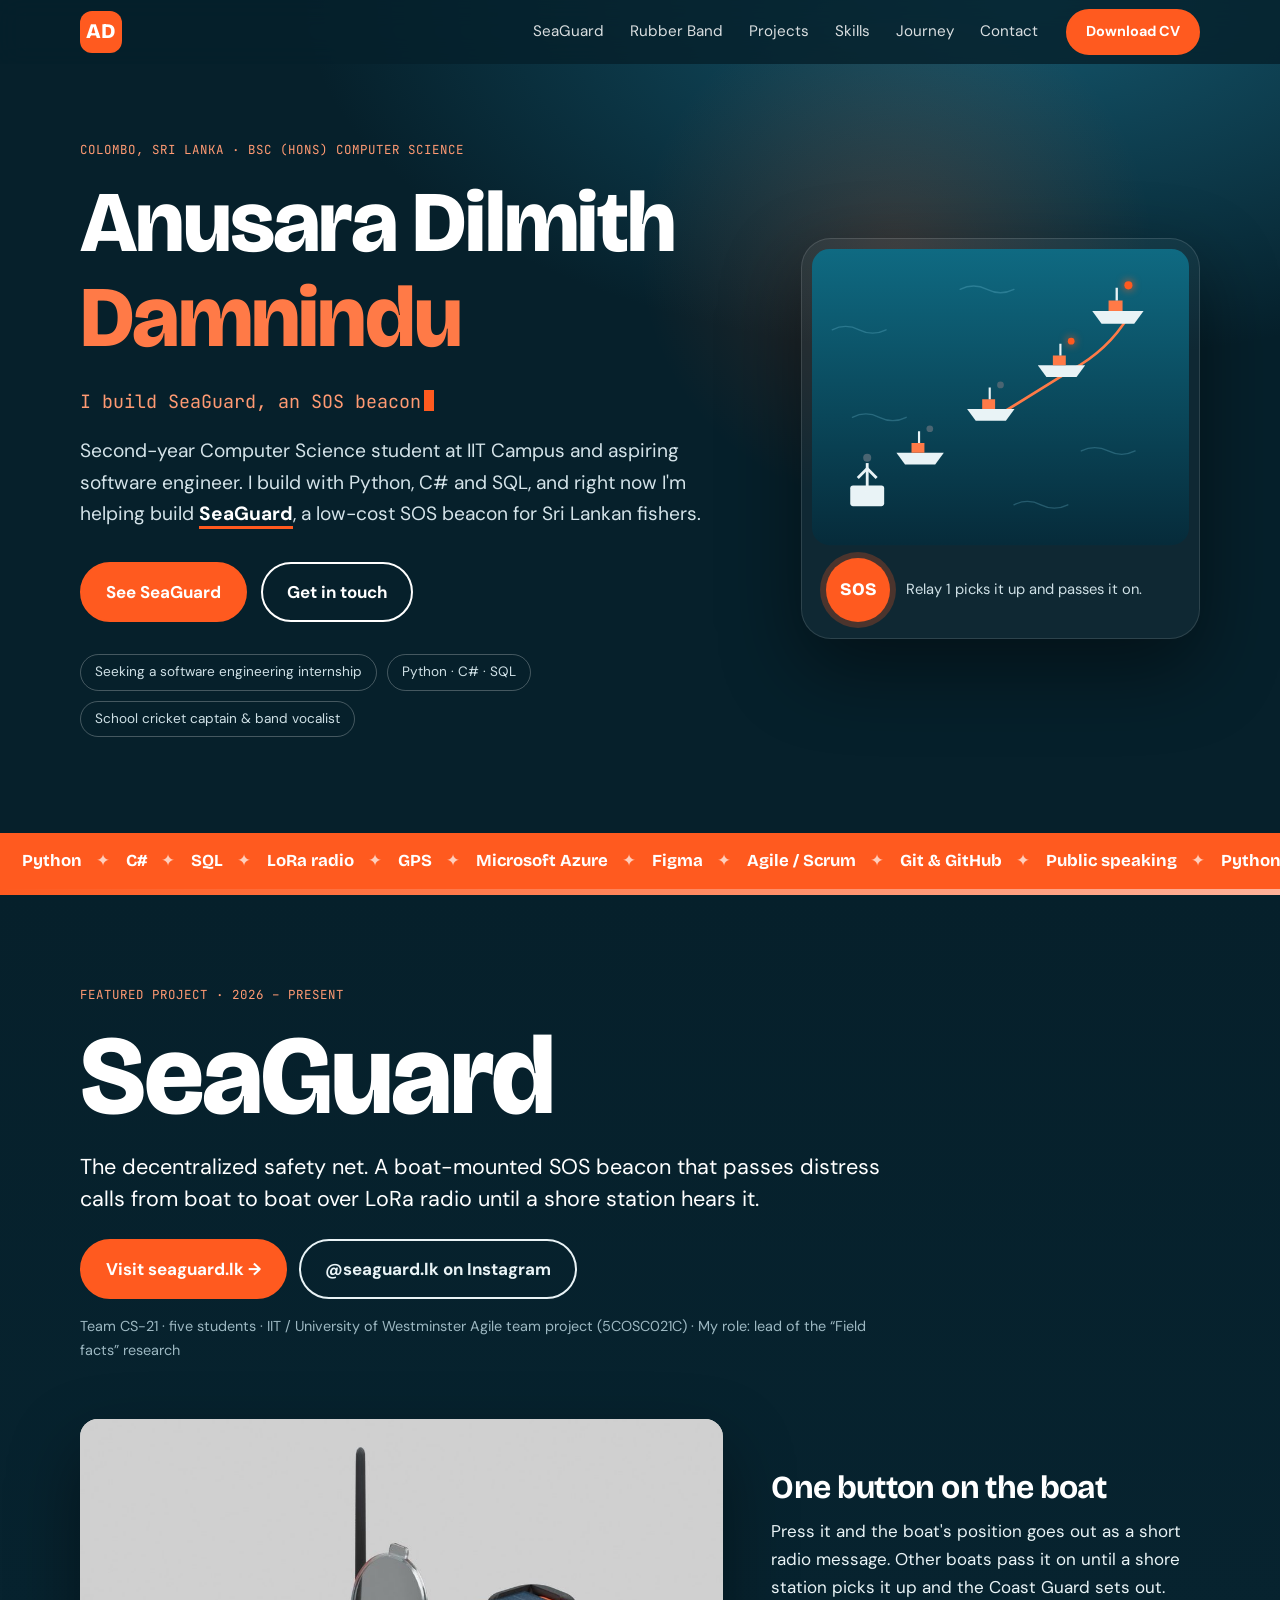
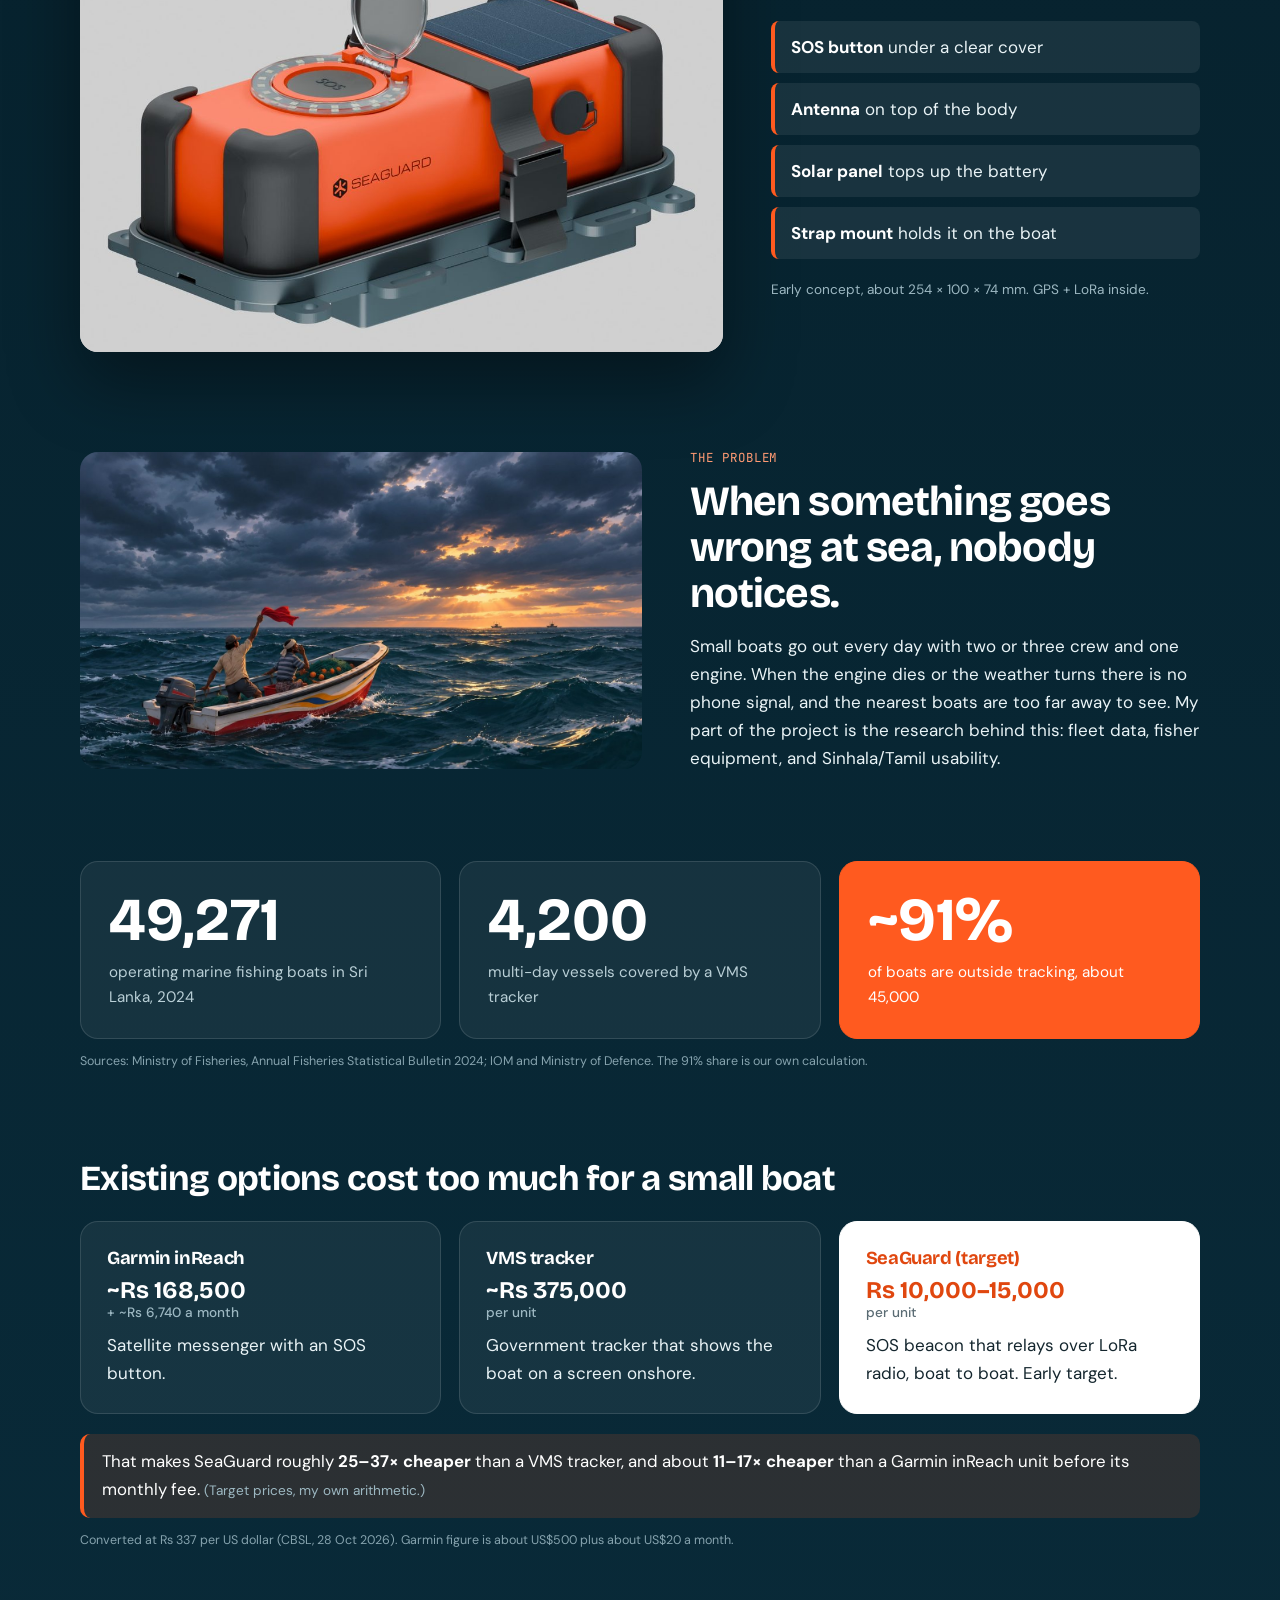
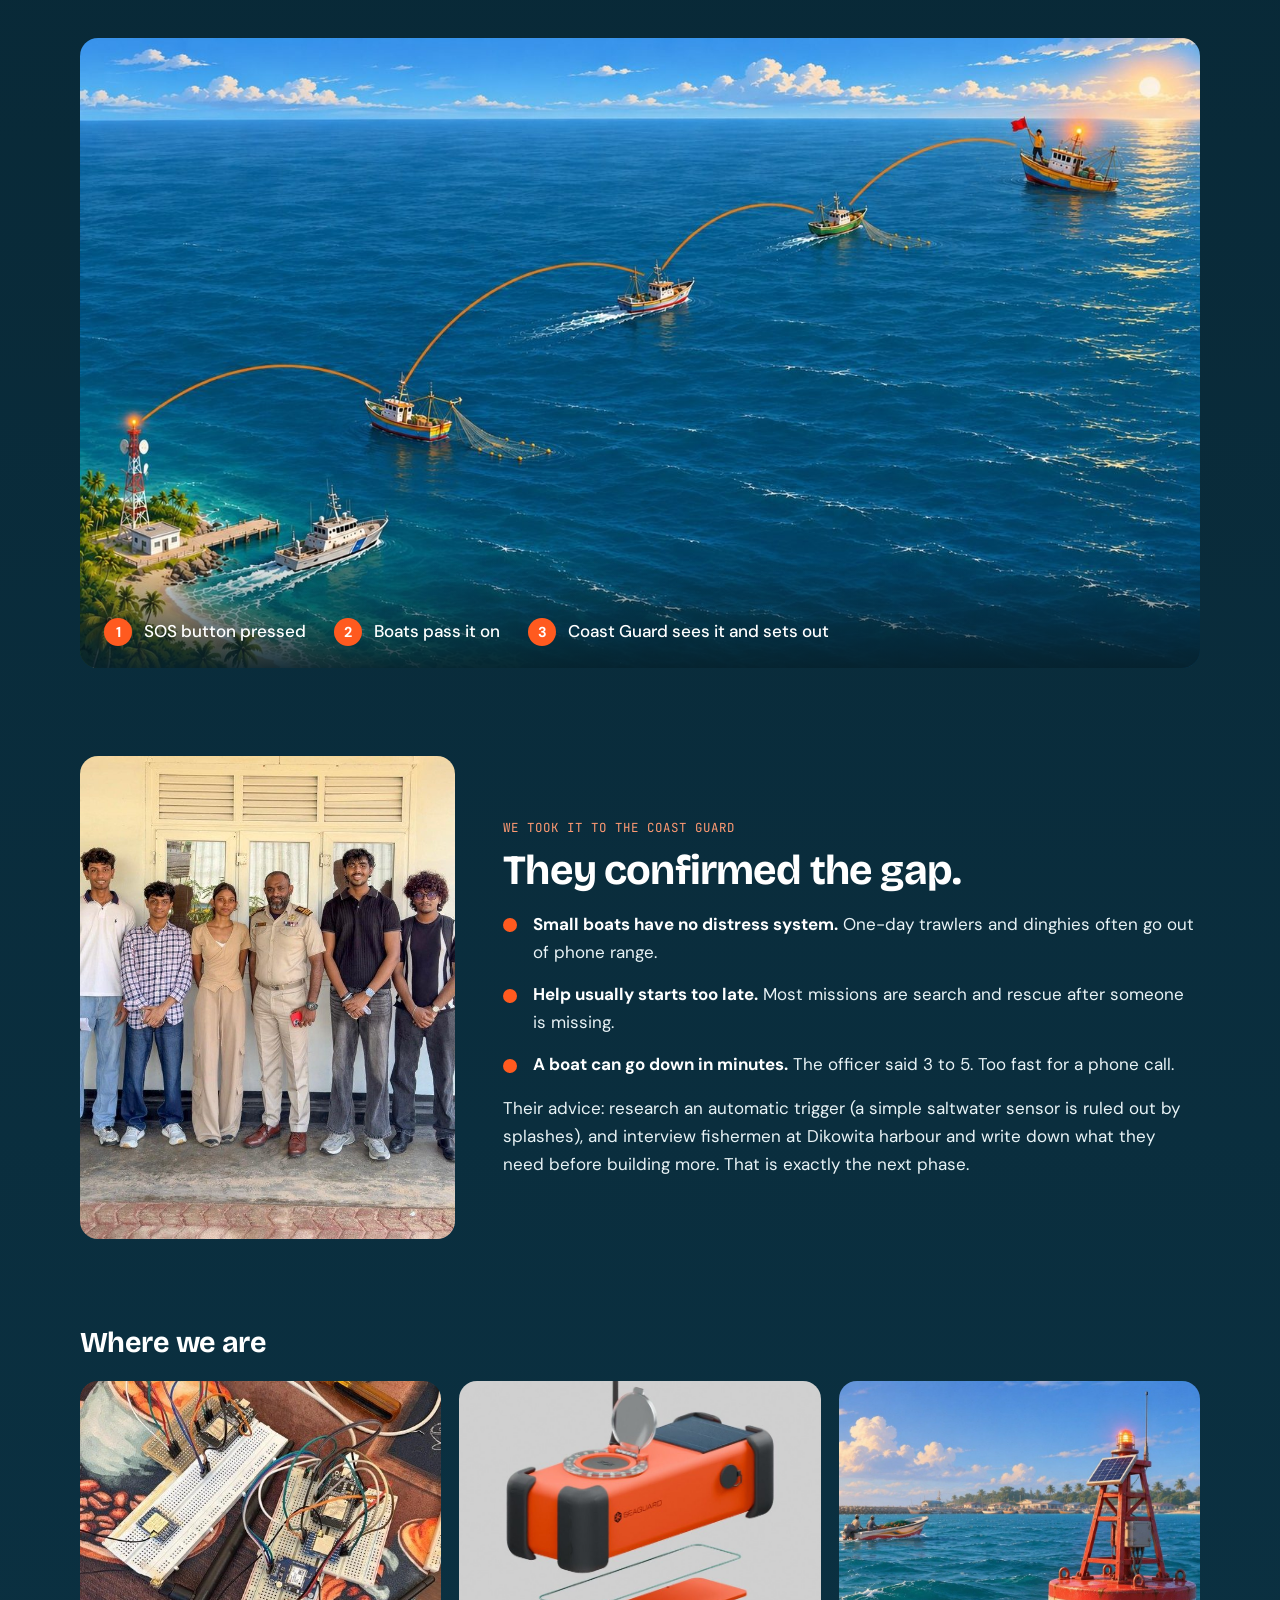
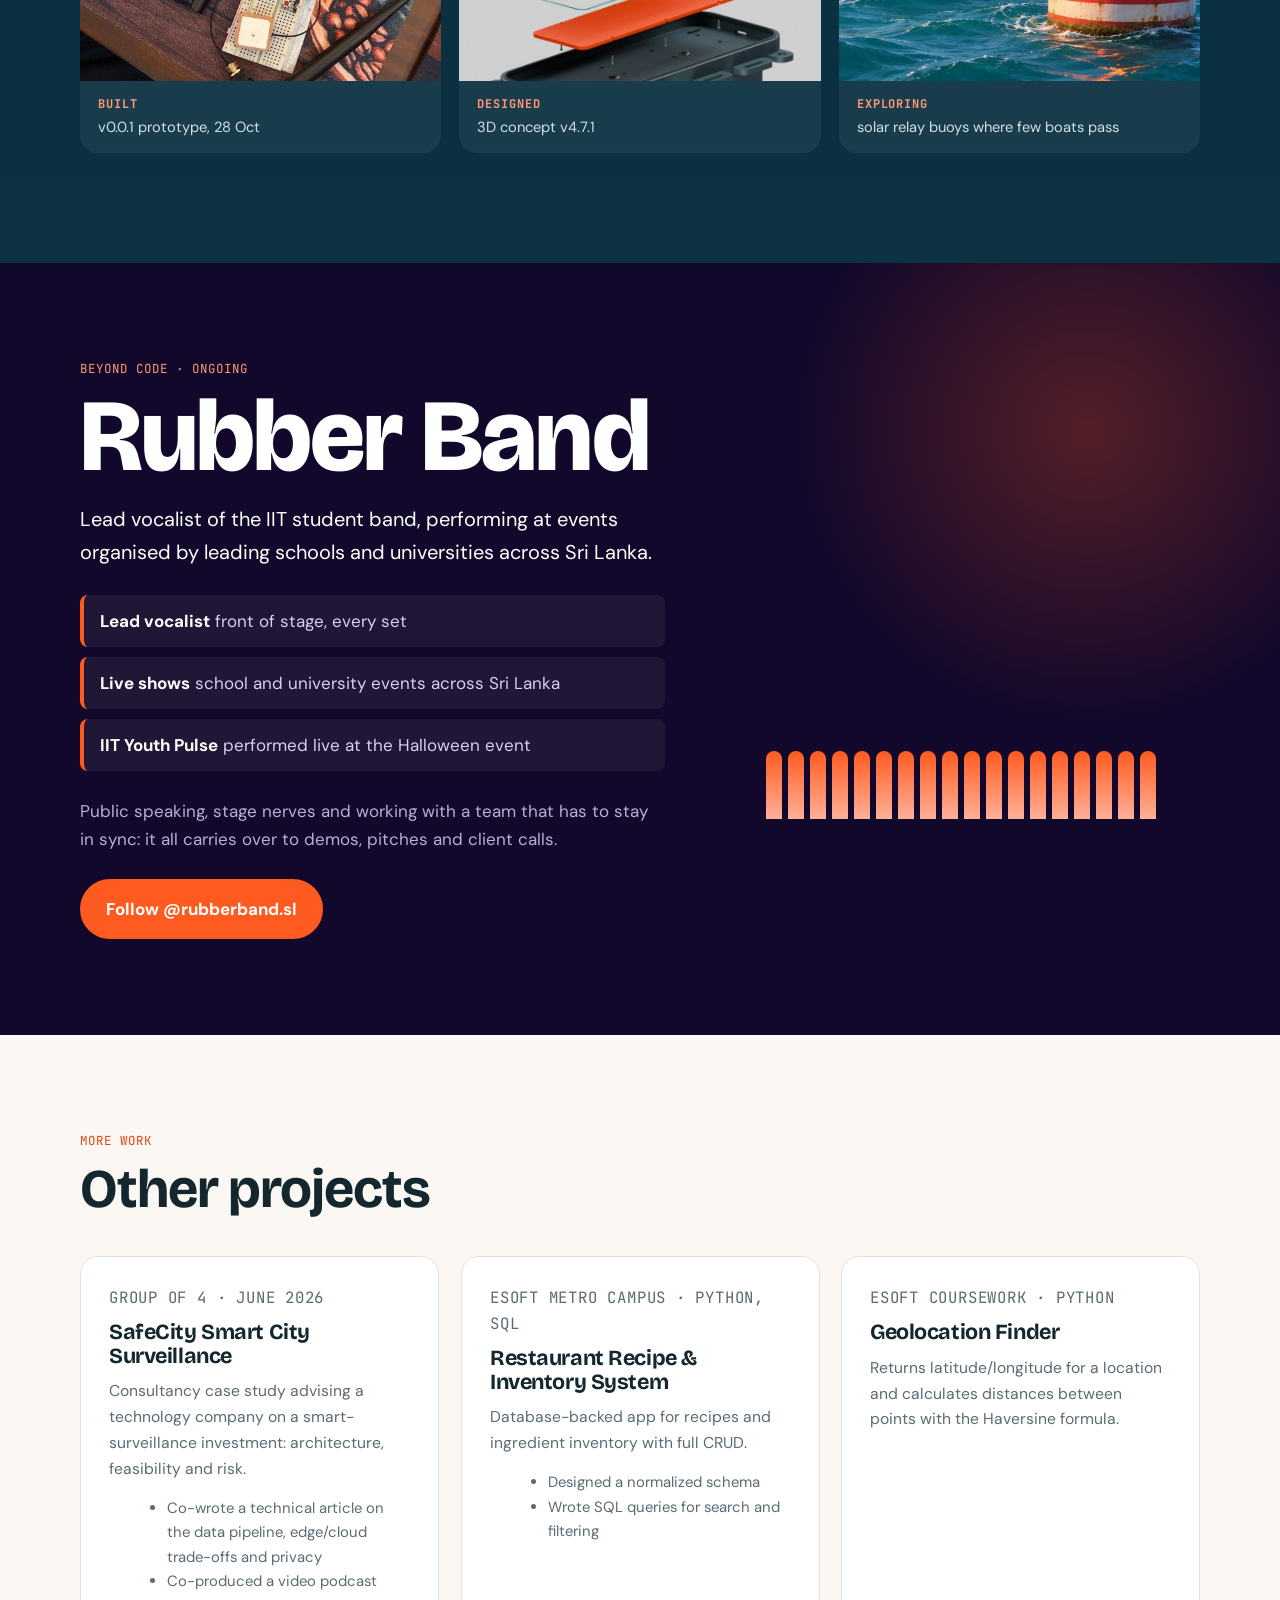
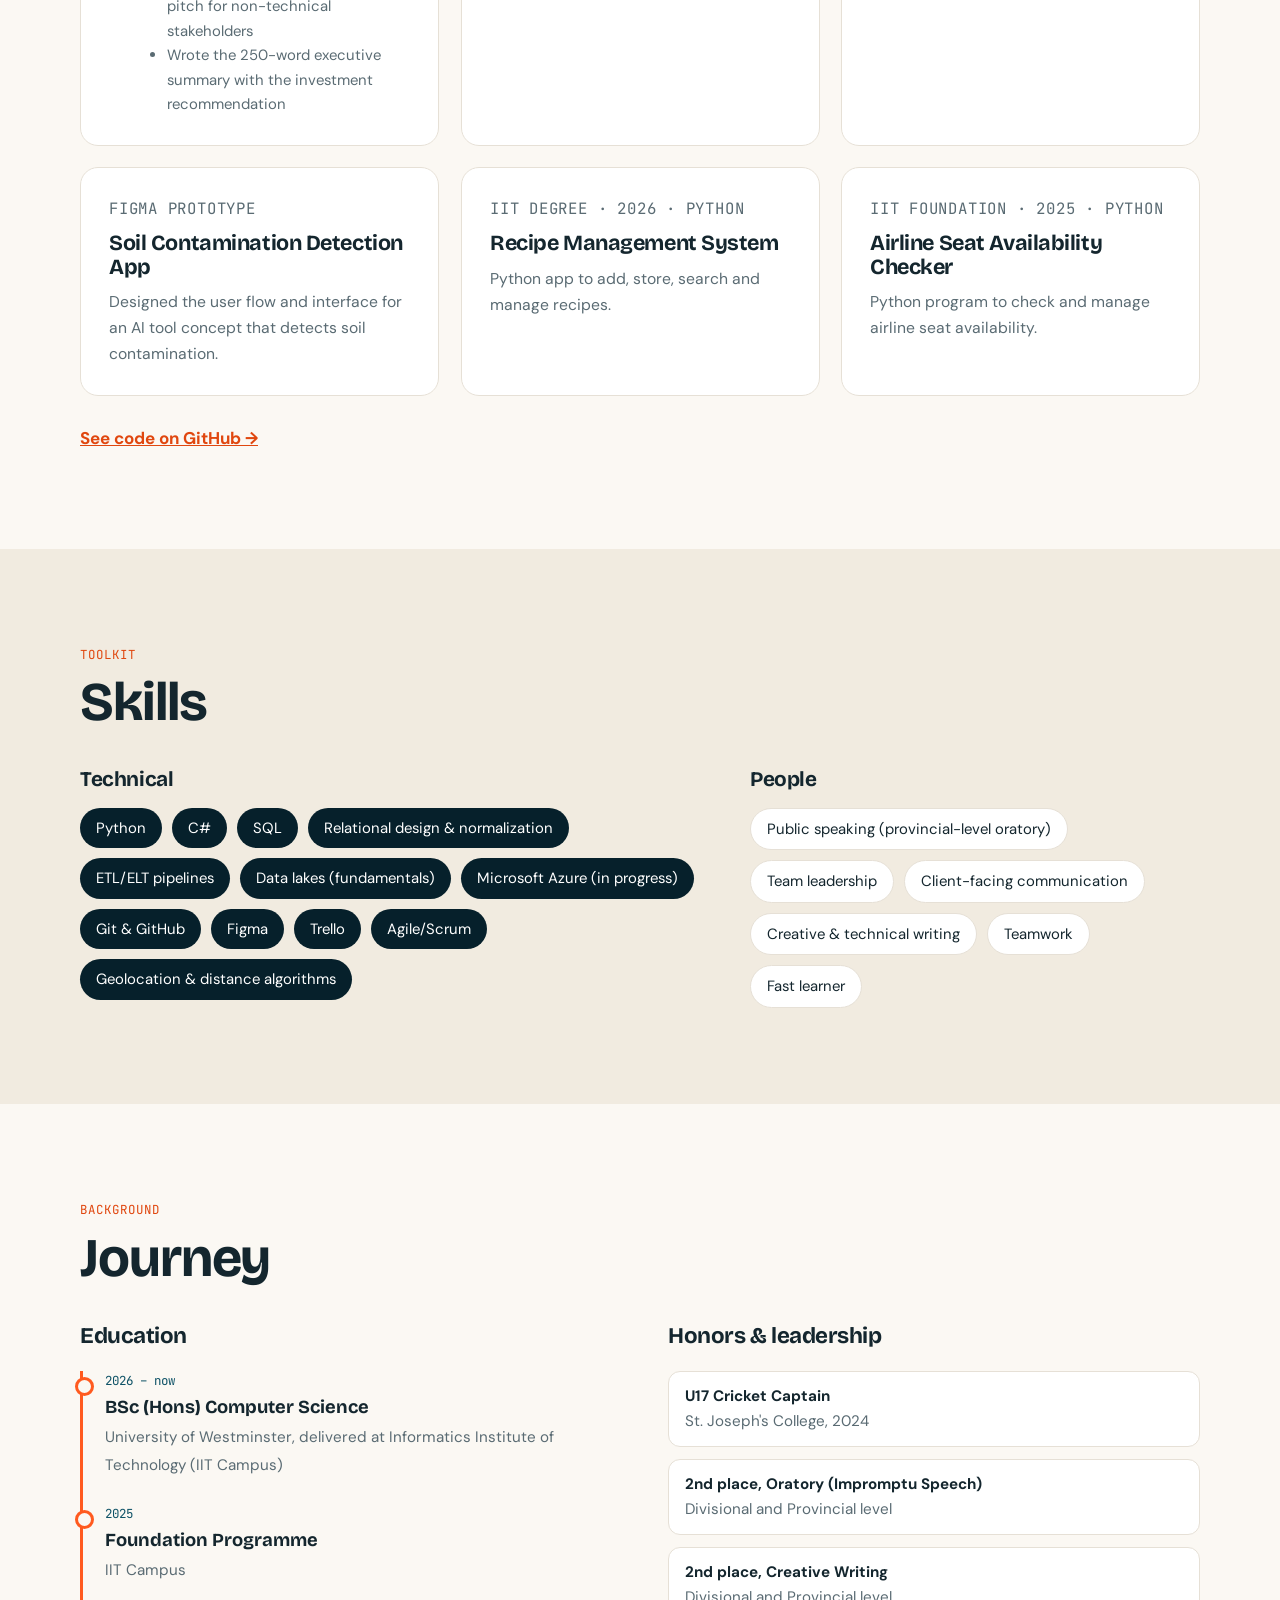
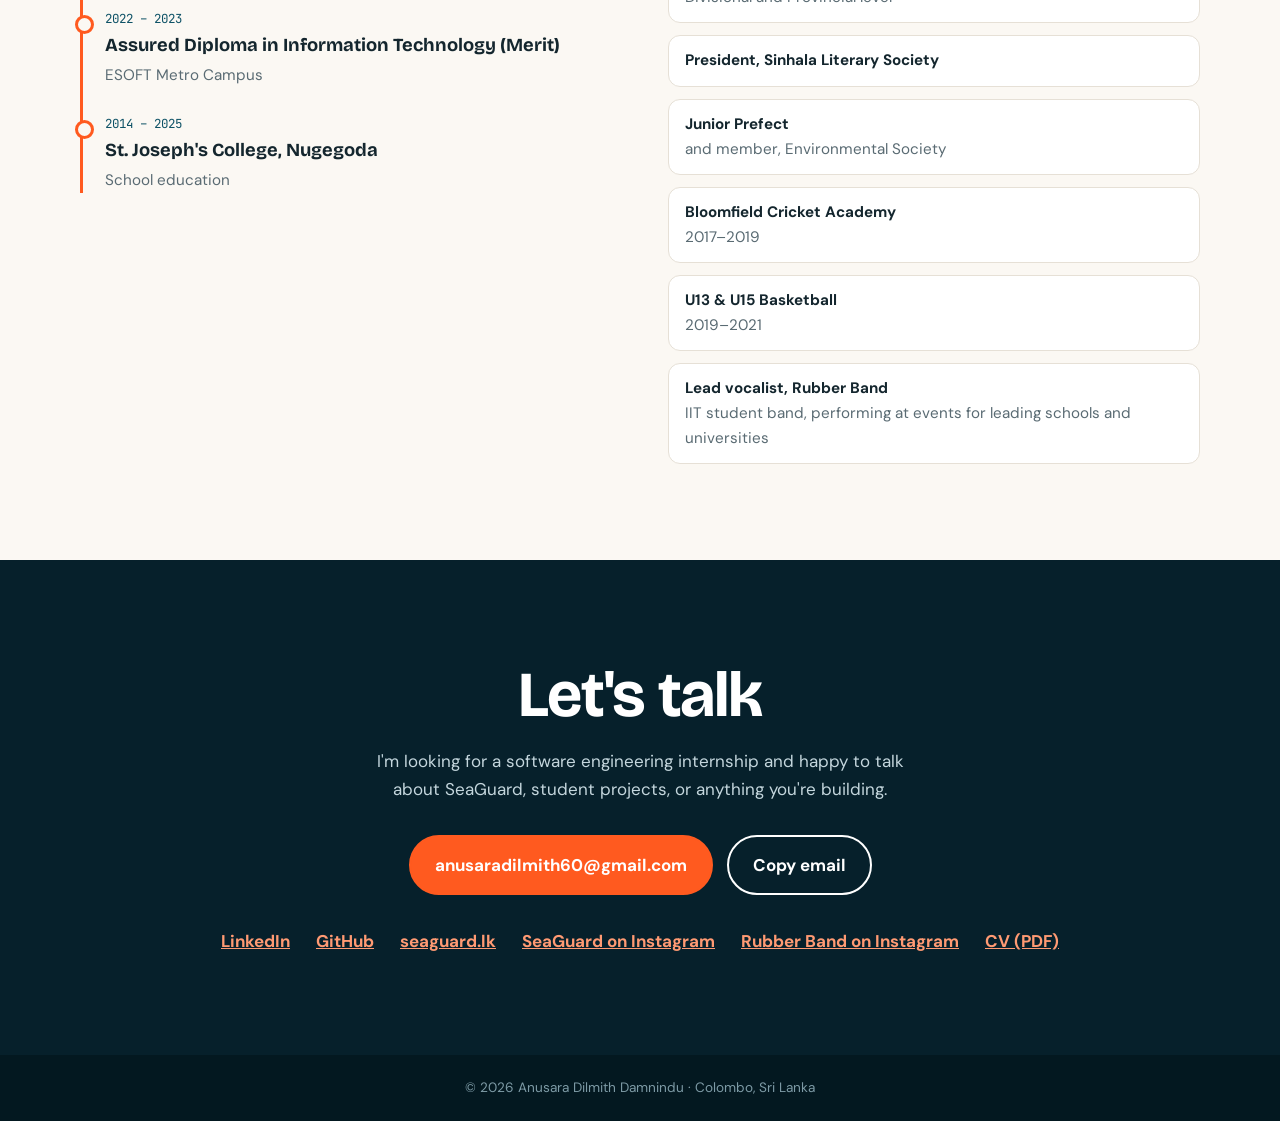
<file: index.html>
<!DOCTYPE html>
<html lang="en">
<head>
  <meta charset="UTF-8" />
  <meta name="viewport" content="width=device-width, initial-scale=1.0" />
  <title>Anusara Dilmith Damnindu | Computer Science Student &amp; Software Engineer</title>
  <meta name="description" content="Anusara Dilmith Damnindu - BSc Computer Science student at IIT Campus (University of Westminster) in Colombo, Sri Lanka. Building SeaGuard, a low-cost SOS beacon for Sri Lankan fishers. Python, C#, SQL, Azure." />
  <meta name="author" content="Anusara Dilmith Damnindu" />
  <meta name="robots" content="index, follow" />
  <meta name="theme-color" content="#06202b" />
  <meta property="og:type" content="website" />
  <meta property="og:title" content="Anusara Dilmith Damnindu | Software Engineer in the making" />
  <meta property="og:description" content="Building SeaGuard, a low-cost SOS beacon for Sri Lankan fishers. Python, C#, SQL, Azure." />
  <meta property="og:image" content="assets/img/seaguard-device.jpg" />
  <meta name="twitter:card" content="summary_large_image" />
  <link rel="icon" href="data:image/svg+xml,<svg xmlns='http://www.w3.org/2000/svg' viewBox='0 0 100 100'><rect width='100' height='100' rx='24' fill='%23ff5a1f'/><text x='50' y='66' text-anchor='middle' font-family='sans-serif' font-weight='800' font-size='46' fill='%23ffffff'>AD</text></svg>" />
  <script type="application/ld+json">
  {
    "@context": "https://schema.org",
    "@type": "Person",
    "name": "Anusara Dilmith Damnindu",
    "alternateName": "Anusara Dilmith",
    "jobTitle": "Computer Science Student & Aspiring Software Engineer",
    "address": { "@type": "PostalAddress", "addressLocality": "Colombo", "addressCountry": "LK" },
    "alumniOf": ["Informatics Institute of Technology", "University of Westminster", "St. Joseph's College, Nugegoda"],
    "knowsAbout": ["Python", "C#", "SQL", "Microsoft Azure", "Embedded systems", "UI design"],
    "sameAs": [
      "https://github.com/anusaradilmith6767",
      "https://www.linkedin.com/in/anusaradilmith-628630411"
    ]
  }
  </script>
  <link rel="preconnect" href="https://fonts.googleapis.com" />
  <link rel="preconnect" href="https://fonts.gstatic.com" crossorigin />
  <link href="https://fonts.googleapis.com/css2?family=Bricolage+Grotesque:opsz,wght@12..96,500;12..96,700;12..96,800&family=DM+Sans:wght@400;500;700&family=JetBrains+Mono:wght@500&display=swap" rel="stylesheet" />
  <link rel="stylesheet" href="css/style.css" />
</head>
<body>
  <div class="progress-bar" id="pbar"></div>
  <a class="skip" href="#main">Skip to content</a>

  <header class="nav" id="nav">
    <div class="wrap nav-in">
      <a href="#top" class="logo" aria-label="Anusara Dilmith home">AD</a>
      <nav class="links" id="links" aria-label="Main">
        <a href="#seaguard">SeaGuard</a>
        <a href="#band">Rubber Band</a>
        <a href="#projects">Projects</a>
        <a href="#skills">Skills</a>
        <a href="#journey">Journey</a>
        <a href="#contact">Contact</a>
      </nav>
      <a class="btn btn-sm" href="assets/Anusara_Dilmith_CV.pdf" download>Download CV</a>
      <button class="burger" id="burger" aria-label="Open menu" aria-expanded="false"><span></span><span></span></button>
    </div>
  </header>

  <main id="main">
    <!-- HERO -->
    <section class="hero" id="top">
      <div class="wrap hero-in">
        <div class="hero-copy">
          <p class="eyebrow">Colombo, Sri Lanka &middot; BSc (Hons) Computer Science</p>
          <h1>Anusara Dilmith <span>Damnindu</span></h1>
          <p class="roles" aria-hidden="true">I build <span id="role">apps</span><i class="caret"></i></p>
          <p class="lead">Second-year Computer Science student at IIT Campus and aspiring software engineer. I build with Python, C# and SQL, and right now I'm helping build <strong>SeaGuard</strong>, a low-cost SOS beacon for Sri Lankan fishers.</p>
          <div class="cta">
            <a class="btn" href="#seaguard">See SeaGuard</a>
            <a class="btn btn-ghost" href="#contact">Get in touch</a>
          </div>
          <ul class="chips" aria-label="Quick facts">
            <li>Seeking a software engineering internship</li>
            <li>Python &middot; C# &middot; SQL</li>
            <li>School cricket captain &amp; band vocalist</li>
          </ul>
        </div>
        <div class="hero-viz" id="viz" aria-label="Animated diagram: an SOS hops from boat to boat to a shore station">
          <svg viewBox="0 0 560 440" role="img" aria-labelledby="vt">
            <title id="vt">SOS relayed from boat to boat to a shore station</title>
            <defs>
              <linearGradient id="sea" x1="0" y1="0" x2="0" y2="1"><stop offset="0" stop-color="#0f6a82"/><stop offset="1" stop-color="#062b3a"/></linearGradient>
              <symbol id="boat" viewBox="-24 -20 48 34"><path d="M-22 2h44l-8 11h-28z" fill="#e9f3f6"/><path d="M-8 2v-9h12v9z" fill="#ff7a47"/><path d="M-1-7v-11" stroke="#e9f3f6" stroke-width="2"/></symbol>
            </defs>
            <rect width="560" height="440" rx="26" fill="url(#sea)"/>
            <g class="waves" fill="none" stroke="#7fd0e6" stroke-opacity=".25" stroke-width="2" stroke-linecap="round">
              <path d="M30 120q20-10 40 0t40 0"/><path d="M400 300q20-10 40 0t40 0"/><path d="M220 60q20-10 40 0t40 0"/><path d="M60 250q20-10 40 0t40 0"/><path d="M300 380q20-10 40 0t40 0"/>
            </g>
            <g fill="none" stroke="#ff7a47" stroke-width="4" stroke-linecap="round">
              <path class="arc" pathLength="1" d="M470 100Q440 150 385 180"/>
              <path class="arc" pathLength="1" d="M385 180Q345 205 280 245"/>
              <path class="arc" pathLength="1" d="M280 245Q235 270 175 310"/>
              <path class="arc" pathLength="1" d="M175 310Q130 335 82 366"/>
            </g>
            <g class="node" transform="translate(470 100)"><circle class="ring" r="26"/><use href="#boat" x="-26" y="-22" width="52" height="38"/><circle class="dot" r="6" cy="-30"/></g>
            <g class="node" transform="translate(385 180)"><circle class="ring" r="26"/><use href="#boat" x="-24" y="-20" width="48" height="34"/><circle class="dot" r="5" cy="-27"/></g>
            <g class="node" transform="translate(280 245)"><circle class="ring" r="26"/><use href="#boat" x="-24" y="-20" width="48" height="34"/><circle class="dot" r="5" cy="-27"/></g>
            <g class="node" transform="translate(175 310)"><circle class="ring" r="26"/><use href="#boat" x="-24" y="-20" width="48" height="34"/><circle class="dot" r="5" cy="-27"/></g>
            <g class="node shore" transform="translate(82 366)"><circle class="ring" r="30"/><rect x="-18" y="-6" width="36" height="22" rx="3" fill="#e9f3f6"/><path d="M0-6v-30" stroke="#e9f3f6" stroke-width="3"/><path d="M-10-26l10-10 10 10" fill="none" stroke="#e9f3f6" stroke-width="3"/><circle class="dot" r="6" cy="-40"/></g>
          </svg>
          <div class="viz-bar">
            <button class="sos-btn" id="sos" type="button" aria-label="Press SOS to replay the relay animation">SOS</button>
            <p id="vizStatus" aria-live="polite">Press SOS to see how SeaGuard relays a distress call.</p>
          </div>
        </div>
      </div>
    </section>

    <div class="marquee" aria-hidden="true"><div class="track"><span>Python</span><span>C#</span><span>SQL</span><span>LoRa radio</span><span>GPS</span><span>Microsoft Azure</span><span>Figma</span><span>Agile / Scrum</span><span>Git &amp; GitHub</span><span>Public speaking</span><span>Python</span><span>C#</span><span>SQL</span><span>LoRa radio</span><span>GPS</span><span>Microsoft Azure</span><span>Figma</span><span>Agile / Scrum</span><span>Git &amp; GitHub</span><span>Public speaking</span></div></div>

    <!-- SEAGUARD -->
    <section class="sg" id="seaguard">
      <div class="wrap">
        <div class="sg-head">
          <p class="tag">Featured project &middot; 2026 &ndash; present</p>
          <h2>SeaGuard</h2>
          <p class="sg-sub">The decentralized safety net. A boat-mounted SOS beacon that passes distress calls from boat to boat over LoRa radio until a shore station hears it.</p>
          <div class="sg-links">
            <a class="btn" href="https://seaguard.lk" target="_blank" rel="noopener noreferrer">Visit seaguard.lk &rarr;</a>
            <a class="btn btn-ghost" href="https://www.instagram.com/seaguard.lk/" target="_blank" rel="noopener noreferrer">@seaguard.lk on Instagram</a>
          </div>
          <p class="sg-meta">Team CS-21 &middot; five students &middot; IIT / University of Westminster Agile team project (5COSC021C) &middot; My role: lead of the &ldquo;Field facts&rdquo; research</p>
        </div>

        <div class="sg-hero">
          <div class="sg-device"><img src="assets/img/seaguard-device.jpg" width="1100" height="913" alt="SeaGuard 3D concept: an orange boat-mounted SOS beacon with solar panel, antenna and covered SOS button" /></div>
          <div class="sg-parts">
            <h3>One button on the boat</h3>
            <p>Press it and the boat's position goes out as a short radio message. Other boats pass it on until a shore station picks it up and the Coast Guard sets out.</p>
            <ul class="parts">
              <li><b>SOS button</b> under a clear cover</li>
              <li><b>Antenna</b> on top of the body</li>
              <li><b>Solar panel</b> tops up the battery</li>
              <li><b>Strap mount</b> holds it on the boat</li>
            </ul>
            <p class="small">Early concept, about 254 &times; 100 &times; 74 mm. GPS + LoRa inside.</p>
          </div>
        </div>

        <div class="story">
          <figure class="story-img"><img src="assets/img/seaguard-storm.jpg" width="1400" height="788" alt="A small fishing boat in rough seas under dark storm clouds" loading="lazy" /></figure>
          <div class="story-text">
            <p class="tag">The problem</p>
            <h3>When something goes wrong at sea, nobody notices.</h3>
            <p>Small boats go out every day with two or three crew and one engine. When the engine dies or the weather turns there is no phone signal, and the nearest boats are too far away to see. My part of the project is the research behind this: fleet data, fisher equipment, and Sinhala/Tamil usability.</p>
          </div>
        </div>

        <div class="stats" role="list">
          <div class="stat" role="listitem"><strong data-count="49271">49,271</strong><span>operating marine fishing boats in Sri Lanka, 2024</span></div>
          <div class="stat" role="listitem"><strong data-count="4200">4,200</strong><span>multi-day vessels covered by a VMS tracker</span></div>
          <div class="stat hot" role="listitem"><strong data-count="91" data-prefix="~" data-suffix="%">~91%</strong><span>of boats are outside tracking, about 45,000</span></div>
        </div>
        <p class="src">Sources: Ministry of Fisheries, Annual Fisheries Statistical Bulletin 2024; IOM and Ministry of Defence. The 91% share is our own calculation.</p>

        <div class="cost">
          <h3>Existing options cost too much for a small boat</h3>
          <div class="cost-grid">
            <div class="cost-card"><h4>Garmin inReach</h4><p class="price">~Rs 168,500 <small>+ ~Rs 6,740 a month</small></p><p>Satellite messenger with an SOS button.</p></div>
            <div class="cost-card"><h4>VMS tracker</h4><p class="price">~Rs 375,000 <small>per unit</small></p><p>Government tracker that shows the boat on a screen onshore.</p></div>
            <div class="cost-card best"><h4>SeaGuard (target)</h4><p class="price">Rs 10,000&ndash;15,000 <small>per unit</small></p><p>SOS beacon that relays over LoRa radio, boat to boat. Early target.</p></div>
          </div>
          <p class="callout">That makes SeaGuard roughly <b>25&ndash;37&times; cheaper</b> than a VMS tracker, and about <b>11&ndash;17&times; cheaper</b> than a Garmin inReach unit before its monthly fee. <span>(Target prices, my own arithmetic.)</span></p>
          <p class="src">Converted at Rs 337 per US dollar (CBSL, 28 Oct 2026). Garmin figure is about US$500 plus about US$20 a month.</p>
        </div>

        <figure class="relay">
          <img src="assets/img/seaguard-relay.jpg" width="1500" height="844" alt="Illustration of an SOS relayed from boat to boat to a shore station and a Coast Guard patrol boat" loading="lazy" />
          <figcaption>
            <ol>
              <li><b>1</b> SOS button pressed</li>
              <li><b>2</b> Boats pass it on</li>
              <li><b>3</b> Coast Guard sees it and sets out</li>
            </ol>
          </figcaption>
        </figure>

        <div class="story rev">
          <figure class="story-img portrait"><img src="assets/img/seaguard-coastguard.jpg" width="640" height="824" alt="The SeaGuard team standing with a Sri Lanka Coast Guard officer" loading="lazy" /></figure>
          <div class="story-text">
            <p class="tag">We took it to the Coast Guard</p>
            <h3>They confirmed the gap.</h3>
            <ul class="ticks">
              <li><b>Small boats have no distress system.</b> One-day trawlers and dinghies often go out of phone range.</li>
              <li><b>Help usually starts too late.</b> Most missions are search and rescue after someone is missing.</li>
              <li><b>A boat can go down in minutes.</b> The officer said 3 to 5. Too fast for a phone call.</li>
            </ul>
            <p>Their advice: research an automatic trigger (a simple saltwater sensor is ruled out by splashes), and interview fishermen at Dikowita harbour and write down what they need before building more. That is exactly the next phase.</p>
          </div>
        </div>

        <div class="progress">
          <h3>Where we are</h3>
          <div class="prog-grid">
            <figure><img src="assets/img/seaguard-prototype.jpg" width="540" height="680" alt="Breadboard prototype with GPS and LoRa modules wired to a microcontroller" loading="lazy" /><figcaption><b>Built</b> v0.0.1 prototype, 28 Oct</figcaption></figure>
            <figure><img src="assets/img/seaguard-exploded.jpg" width="800" height="984" alt="Exploded view of the SeaGuard enclosure" loading="lazy" /><figcaption><b>Designed</b> 3D concept v4.7.1</figcaption></figure>
            <figure><img src="assets/img/seaguard-buoy.jpg" width="1034" height="824" alt="Concept of a solar-powered relay buoy near fishing boats" loading="lazy" /><figcaption><b>Exploring</b> solar relay buoys where few boats pass</figcaption></figure>
          </div>
        </div>
      </div>
    </section>

    <!-- RUBBER BAND -->
    <section class="band" id="band">
      <div class="wrap band-in">
        <div class="band-copy">
          <p class="tag">Beyond code &middot; ongoing</p>
          <h2>Rubber Band</h2>
          <p class="band-sub">Lead vocalist of the IIT student band, performing at events organised by leading schools and universities across Sri Lanka.</p>
          <ul class="band-facts">
            <li><b>Lead vocalist</b> front of stage, every set</li>
            <li><b>Live shows</b> school and university events across Sri Lanka</li>
            <li><b>IIT Youth Pulse</b> performed live at the Halloween event</li>
          </ul>
          <p class="band-why">Public speaking, stage nerves and working with a team that has to stay in sync: it all carries over to demos, pitches and client calls.</p>
          <a class="btn" href="https://www.instagram.com/rubberband.sl/" target="_blank" rel="noopener noreferrer">Follow @rubberband.sl</a>
        </div>
        <div class="eq" id="eq" aria-hidden="true"></div>
      </div>
    </section>

    <!-- PROJECTS -->
    <section class="sec" id="projects">
      <div class="wrap">
        <p class="tag">More work</p>
        <h2>Other projects</h2>
        <div class="grid">
          <article class="card">
            <p class="meta">Group of 4 &middot; June 2026</p>
            <h3>SafeCity Smart City Surveillance</h3>
            <p>Consultancy case study advising a technology company on a smart-surveillance investment: architecture, feasibility and risk.</p>
            <ul><li>Co-wrote a technical article on the data pipeline, edge/cloud trade-offs and privacy</li><li>Co-produced a video podcast pitch for non-technical stakeholders</li><li>Wrote the 250-word executive summary with the investment recommendation</li></ul>
          </article>
          <article class="card">
            <p class="meta">ESOFT Metro Campus &middot; Python, SQL</p>
            <h3>Restaurant Recipe &amp; Inventory System</h3>
            <p>Database-backed app for recipes and ingredient inventory with full CRUD.</p>
            <ul><li>Designed a normalized schema</li><li>Wrote SQL queries for search and filtering</li></ul>
          </article>
          <article class="card">
            <p class="meta">ESOFT Coursework &middot; Python</p>
            <h3>Geolocation Finder</h3>
            <p>Returns latitude/longitude for a location and calculates distances between points with the Haversine formula.</p>
          </article>
          <article class="card">
            <p class="meta">Figma prototype</p>
            <h3>Soil Contamination Detection App</h3>
            <p>Designed the user flow and interface for an AI tool concept that detects soil contamination.</p>
          </article>
          <article class="card">
            <p class="meta">IIT Degree &middot; 2026 &middot; Python</p>
            <h3>Recipe Management System</h3>
            <p>Python app to add, store, search and manage recipes.</p>
          </article>
          <article class="card">
            <p class="meta">IIT Foundation &middot; 2025 &middot; Python</p>
            <h3>Airline Seat Availability Checker</h3>
            <p>Python program to check and manage airline seat availability.</p>
          </article>
        </div>
        <p class="more"><a href="https://github.com/anusaradilmith6767" target="_blank" rel="noopener noreferrer">See code on GitHub &rarr;</a></p>
      </div>
    </section>

    <!-- SKILLS -->
    <section class="sec alt" id="skills">
      <div class="wrap">
        <p class="tag">Toolkit</p>
        <h2>Skills</h2>
        <div class="skills">
          <div><h3>Technical</h3>
            <ul class="pills">
              <li>Python</li><li>C#</li><li>SQL</li><li>Relational design &amp; normalization</li><li>ETL/ELT pipelines</li><li>Data lakes (fundamentals)</li><li>Microsoft Azure (in progress)</li><li>Git &amp; GitHub</li><li>Figma</li><li>Trello</li><li>Agile/Scrum</li><li>Geolocation &amp; distance algorithms</li>
            </ul>
          </div>
          <div><h3>People</h3>
            <ul class="pills soft">
              <li>Public speaking (provincial-level oratory)</li><li>Team leadership</li><li>Client-facing communication</li><li>Creative &amp; technical writing</li><li>Teamwork</li><li>Fast learner</li>
            </ul>
          </div>
        </div>
      </div>
    </section>

    <!-- JOURNEY -->
    <section class="sec" id="journey">
      <div class="wrap">
        <p class="tag">Background</p>
        <h2>Journey</h2>
        <div class="two">
          <div>
            <h3 class="col-h">Education</h3>
            <ol class="timeline">
              <li><time>2026 &ndash; now</time><b>BSc (Hons) Computer Science</b><span>University of Westminster, delivered at Informatics Institute of Technology (IIT Campus)</span></li>
              <li><time>2025</time><b>Foundation Programme</b><span>IIT Campus</span></li>
              <li><time>2022 &ndash; 2023</time><b>Assured Diploma in Information Technology (Merit)</b><span>ESOFT Metro Campus</span></li>
              <li><time>2014 &ndash; 2025</time><b>St. Joseph's College, Nugegoda</b><span>School education</span></li>
            </ol>
          </div>
          <div>
            <h3 class="col-h">Honors &amp; leadership</h3>
            <ul class="honors">
              <li><b>U17 Cricket Captain</b> St. Joseph's College, 2024</li>
              <li><b>2nd place, Oratory (Impromptu Speech)</b> Divisional and Provincial level</li>
              <li><b>2nd place, Creative Writing</b> Divisional and Provincial level</li>
              <li><b>President, Sinhala Literary Society</b></li>
              <li><b>Junior Prefect</b> and member, Environmental Society</li>
              <li><b>Bloomfield Cricket Academy</b> 2017&ndash;2019</li>
              <li><b>U13 &amp; U15 Basketball</b> 2019&ndash;2021</li>
              <li><b>Lead vocalist, Rubber Band</b> IIT student band, performing at events for leading schools and universities</li>
            </ul>
          </div>
        </div>
      </div>
    </section>

    <!-- CONTACT -->
    <section class="contact" id="contact">
      <div class="wrap">
        <h2>Let's talk</h2>
        <p>I'm looking for a software engineering internship and happy to talk about SeaGuard, student projects, or anything you're building.</p>
        <div class="cta center">
          <a class="btn" href="mailto:anusaradilmith60@gmail.com">anusaradilmith60@gmail.com</a>
          <button class="btn btn-ghost" id="copy" type="button">Copy email</button>
        </div>
        <ul class="social">
          <li><a href="https://www.linkedin.com/in/anusaradilmith-628630411" target="_blank" rel="noopener noreferrer">LinkedIn</a></li>
          <li><a href="https://github.com/anusaradilmith6767" target="_blank" rel="noopener noreferrer">GitHub</a></li>
          <li><a href="https://seaguard.lk" target="_blank" rel="noopener noreferrer">seaguard.lk</a></li>
          <li><a href="https://www.instagram.com/seaguard.lk/" target="_blank" rel="noopener noreferrer">SeaGuard on Instagram</a></li>
          <li><a href="https://www.instagram.com/rubberband.sl/" target="_blank" rel="noopener noreferrer">Rubber Band on Instagram</a></li>
          <li><a href="assets/Anusara_Dilmith_CV.pdf" download>CV (PDF)</a></li>
        </ul>
      </div>
    </section>
  </main>

  <footer class="foot"><div class="wrap">&copy; <span id="yr">2026</span> Anusara Dilmith Damnindu &middot; Colombo, Sri Lanka</div></footer>
  <div class="toast" id="toast" role="status" aria-live="polite"></div>
  <script src="js/main.js"></script>
</body>
</html>
</file>
<file: css/style.css>
:root{
  --ink:#06202b; --ink2:#0b3142; --sea:#0e5266; --orange:#ff5a1f; --orange-d:#e0470f;
  --bg:#fbf8f3; --card:#ffffff; --text:#14262e; --muted:#5a6b73; --line:#e6e0d6;
  --grey:#d9d9d9;
  --head:'Bricolage Grotesque',system-ui,sans-serif; --body:'DM Sans',system-ui,sans-serif; --mono:'JetBrains Mono',monospace;
  --r:18px;
}
*{box-sizing:border-box;margin:0}
html{scroll-behavior:smooth;scroll-padding-top:76px}
body{font-family:var(--body);background:var(--bg);color:var(--text);line-height:1.65;font-size:17px;-webkit-font-smoothing:antialiased}
img{max-width:100%;height:auto;display:block}
a{color:inherit}
.wrap{width:min(1120px,100% - 32px);margin-inline:auto}
.skip{position:absolute;left:-999px}.skip:focus{left:12px;top:12px;background:#fff;padding:8px 12px;z-index:99}
h1,h2,h3,h4{font-family:var(--head);line-height:1.1;letter-spacing:-.02em}
.tag,.eyebrow{font-family:var(--mono);font-size:.78rem;text-transform:uppercase;letter-spacing:.08em;color:var(--orange-d)}

/* buttons */
.btn{display:inline-block;background:var(--orange);color:#fff;text-decoration:none;font-weight:700;padding:14px 24px;border-radius:999px;border:2px solid var(--orange);cursor:pointer;font:inherit;font-weight:700;transition:transform .15s,background .15s}
.btn:hover{background:var(--orange-d);border-color:var(--orange-d);transform:translateY(-2px)}
.btn-ghost{background:transparent;color:inherit;border-color:currentColor}
.btn-ghost:hover{background:rgba(255,255,255,.12);border-color:currentColor}
.btn-sm{padding:9px 18px;font-size:.9rem}
.btn:focus-visible,a:focus-visible,button:focus-visible{outline:3px solid #ffb199;outline-offset:3px}

/* nav */
.nav{position:fixed;inset:0 0 auto;z-index:50;background:rgba(6,32,43,.82);backdrop-filter:blur(12px);color:#fff}
.nav-in{display:flex;align-items:center;gap:28px;height:64px}
.logo{font-family:var(--head);font-weight:800;font-size:1.3rem;text-decoration:none;background:var(--orange);width:42px;height:42px;display:grid;place-items:center;border-radius:12px}
.links{display:flex;gap:26px;margin-left:auto}
.links a{text-decoration:none;font-size:.95rem;opacity:.85}.links a:hover{opacity:1;color:#ffb199}
.burger{display:none;background:none;border:0;width:42px;height:42px;cursor:pointer;margin-left:auto}
.burger span{display:block;height:2px;background:#fff;margin:6px 10px;transition:.2s}

/* hero */
.hero{background:radial-gradient(1200px 600px at 80% 0,#14566c 0,transparent 60%),var(--ink);color:#fff;padding:140px 0 96px}
.hero-in{display:grid;grid-template-columns:1.25fr .75fr;gap:56px;align-items:center}
.eyebrow{color:#ff9a73}
.hero h1{font-size:clamp(2.8rem,7vw,5.4rem);font-weight:800;margin:14px 0 22px}
.hero h1 span{display:block;color:#ff7a47}
.lead{font-size:1.2rem;max-width:36em;color:#d4e3e9}
.lead strong{color:#fff;border-bottom:3px solid var(--orange)}
.cta{display:flex;gap:14px;flex-wrap:wrap;margin:32px 0}
.cta.center{justify-content:center}
.chips{list-style:none;display:flex;flex-wrap:wrap;gap:10px;padding:0}
.chips li{font-size:.85rem;border:1px solid rgba(255,255,255,.25);border-radius:999px;padding:6px 14px;color:#cfe0e6}
.hero-photo img{border-radius:50%;border:6px solid rgba(255,255,255,.12);box-shadow:0 30px 80px rgba(0,0,0,.45);aspect-ratio:1}

/* seaguard */
.sg{background:linear-gradient(180deg,var(--ink) 0,var(--ink2) 100%);color:#e9f3f6;padding:96px 0 110px;position:relative}
.sg::before{content:"";position:absolute;inset:0 0 auto;height:6px;background:linear-gradient(90deg,var(--orange),#ffb199)}
.sg .tag{color:#ff9a73}
.sg-head{max-width:820px;margin-bottom:56px}
.sg-head h2{font-size:clamp(3.4rem,10vw,7rem);font-weight:800;color:#fff;margin:10px 0 14px}
.sg-sub{font-size:1.35rem;color:#fff;line-height:1.45}
.sg-meta{margin-top:16px;font-size:.9rem;color:#9db8c2}
.sg-hero{display:grid;grid-template-columns:1.2fr .8fr;gap:48px;align-items:center;margin-bottom:96px}
.sg-device{background:var(--grey);border-radius:var(--r);overflow:hidden;box-shadow:0 30px 70px rgba(0,0,0,.4)}
.sg-parts h3{font-size:2rem;color:#fff;margin-bottom:12px}
.parts{list-style:none;padding:0;margin:20px 0;display:grid;gap:10px}
.parts li{padding:12px 16px;background:rgba(255,255,255,.07);border-left:4px solid var(--orange);border-radius:8px}
.parts b{color:#fff}
.small{font-size:.85rem;color:#9db8c2}
.story{display:grid;grid-template-columns:1.1fr 1fr;gap:48px;align-items:center;margin-bottom:88px}
.story.rev{grid-template-columns:.7fr 1.3fr}
.story-img{border-radius:var(--r);overflow:hidden}
.story-text h3{font-size:clamp(1.8rem,3.4vw,2.6rem);color:#fff;margin:10px 0 16px}
.story-text p+p,.ticks+p{margin-top:16px}
.ticks{list-style:none;padding:0;display:grid;gap:14px}
.ticks li{padding-left:30px;position:relative}
.ticks li::before{content:"";position:absolute;left:0;top:.5em;width:14px;height:14px;border-radius:50%;background:var(--orange)}
.ticks b{color:#fff}
.stats{display:grid;grid-template-columns:repeat(3,1fr);gap:18px}
.stat{background:rgba(255,255,255,.06);border:1px solid rgba(255,255,255,.12);border-radius:var(--r);padding:28px}
.stat strong{display:block;font-family:var(--head);font-size:clamp(2.4rem,5vw,3.8rem);color:#fff;line-height:1}
.stat span{display:block;margin-top:10px;color:#b9cfd6;font-size:.95rem}
.stat.hot{background:var(--orange);border-color:var(--orange)}
.stat.hot span{color:#fff}
.src{font-size:.78rem;color:#86a3ae;margin:12px 0 0}
.cost{margin:88px 0}
.cost h3{font-size:clamp(1.6rem,3vw,2.2rem);color:#fff;margin-bottom:22px}
.cost-grid{display:grid;grid-template-columns:repeat(3,1fr);gap:18px}
.cost-card{background:rgba(255,255,255,.06);border-radius:var(--r);padding:26px;border:1px solid rgba(255,255,255,.12)}
.cost-card h4{font-size:1.15rem;color:#fff;margin-bottom:8px}
.price{font-family:var(--head);font-weight:700;font-size:1.5rem;color:#fff;line-height:1.2;margin-bottom:10px}
.price small{display:block;font-size:.85rem;font-weight:500;color:#9db8c2;font-family:var(--body)}
.cost-card.best{background:#fff;color:var(--text);border-color:#fff;transform:translateY(-8px)}
.cost-card.best h4,.cost-card.best .price{color:var(--orange-d)}
.cost-card.best small{color:var(--muted)}
.relay{margin:0 0 88px;position:relative;border-radius:var(--r);overflow:hidden}
.relay figcaption{position:absolute;inset:auto 0 0;background:linear-gradient(0deg,rgba(6,32,43,.92),transparent);padding:60px 24px 22px}
.relay ol{list-style:none;padding:0;display:flex;gap:28px;flex-wrap:wrap;color:#fff;font-weight:500}
.relay b{display:inline-grid;place-items:center;width:28px;height:28px;border-radius:50%;background:var(--orange);margin-right:8px;font-size:.9rem}
.progress h3{font-size:1.8rem;color:#fff;margin-bottom:22px}
.prog-grid{display:grid;grid-template-columns:repeat(3,1fr);gap:18px}
.prog-grid figure{background:rgba(255,255,255,.06);border-radius:var(--r);overflow:hidden;display:flex;flex-direction:column}
.prog-grid img{width:100%;height:300px;object-fit:cover}
.prog-grid figcaption{padding:14px 18px;color:#cfe0e6;font-size:.92rem}
.prog-grid figcaption b{display:block;color:#ff9a73;font-family:var(--mono);font-size:.75rem;text-transform:uppercase;letter-spacing:.08em}

/* sections */
.sec{padding:96px 0}
.sec.alt{background:#f1ebe0}
.sec h2{font-size:clamp(2.2rem,5vw,3.4rem);margin:8px 0 36px}
.grid{display:grid;grid-template-columns:repeat(auto-fit,minmax(310px,1fr));gap:22px}
.card{background:var(--card);border:1px solid var(--line);border-radius:var(--r);padding:28px;transition:transform .2s,box-shadow .2s}
.card:hover{transform:translateY(-4px);box-shadow:0 18px 40px rgba(6,32,43,.08)}
.meta{font-family:var(--mono);font-size:.74rem;color:var(--sea);text-transform:uppercase;letter-spacing:.05em;margin-bottom:10px}
.card h3{font-size:1.35rem;margin-bottom:10px}
.card p{color:var(--muted);font-size:.98rem}
.card ul{margin:14px 0 0 18px;color:var(--muted);font-size:.93rem}
.more{margin-top:28px}.more a{font-weight:700;color:var(--orange-d)}
.skills{display:grid;grid-template-columns:1.4fr 1fr;gap:40px}
.skills h3{margin-bottom:16px;font-size:1.3rem}
.pills{list-style:none;padding:0;display:flex;flex-wrap:wrap;gap:10px}
.pills li{background:var(--ink);color:#fff;padding:8px 16px;border-radius:999px;font-size:.93rem}
.pills.soft li{background:#fff;color:var(--text);border:1px solid var(--line)}
.two{display:grid;grid-template-columns:1fr 1fr;gap:56px}
.col-h{font-size:1.4rem;margin-bottom:22px}
.timeline{list-style:none;padding:0 0 0 22px;border-left:3px solid var(--orange);display:grid;gap:26px}
.timeline li{position:relative}
.timeline li::before{content:"";position:absolute;left:-30px;top:6px;width:13px;height:13px;border-radius:50%;background:var(--bg);border:3px solid var(--orange)}
.timeline time{display:block;font-family:var(--mono);font-size:.78rem;color:var(--sea)}
.timeline b{display:block;font-family:var(--head);font-size:1.15rem}
.timeline span{color:var(--muted);font-size:.95rem}
.honors{list-style:none;padding:0;display:grid;gap:12px}
.honors li{padding:12px 16px;background:#fff;border:1px solid var(--line);border-radius:12px;font-size:.95rem;color:var(--muted)}
.honors b{color:var(--text);display:block}
.contact{background:var(--ink);color:#fff;text-align:center;padding:100px 0}
.contact h2{font-size:clamp(2.4rem,6vw,4rem)}
.contact p{max-width:34em;margin:16px auto 0;color:#c4d6dd}
.social{list-style:none;padding:0;display:flex;gap:26px;justify-content:center;flex-wrap:wrap}
.social a{color:#ff9a73;font-weight:700}
.foot{background:#031820;color:#7d9aa5;text-align:center;padding:22px 0;font-size:.85rem}
.toast{position:fixed;left:50%;bottom:26px;transform:translate(-50%,30px);background:#fff;color:var(--ink);padding:12px 20px;border-radius:999px;font-weight:700;opacity:0;pointer-events:none;transition:.25s;z-index:99;box-shadow:0 10px 30px rgba(0,0,0,.3)}
.toast.show{opacity:1;transform:translate(-50%,0)}

.reveal{opacity:0;transform:translateY(22px);transition:opacity .7s,transform .7s}
.reveal.in{opacity:1;transform:none}
@media (prefers-reduced-motion:reduce){*{transition:none!important;scroll-behavior:auto!important}.reveal{opacity:1;transform:none}}

@media (max-width:860px){
  body{font-size:16px}
  .links{position:fixed;inset:64px 0 auto;flex-direction:column;gap:0;background:var(--ink);padding:8px 16px 20px;transform:translateY(-130%);transition:transform .25s;margin:0}
  .links a{padding:14px 0;border-bottom:1px solid rgba(255,255,255,.1)}
  .links.open{transform:none}
  .burger{display:block}
  .btn-sm{display:none}
  .hero{padding:110px 0 64px}
  .hero-in,.sg-hero,.story,.story.rev,.two,.skills{grid-template-columns:1fr;gap:36px}
  .hero-photo{order:-1;max-width:240px}
  .stats,.cost-grid,.prog-grid{grid-template-columns:1fr}
  .cost-card.best{transform:none}
  .story.rev .story-img{max-width:320px}
  .sec{padding:64px 0}.sg{padding:64px 0 72px}
  .prog-grid img{height:auto;max-height:340px}
  .relay figcaption{position:static;background:var(--ink2);padding:16px}
}

/* ---- v2 additions ---- */
.progress-bar{position:fixed;top:0;left:0;height:3px;width:0;background:var(--orange);z-index:60}
.hero{position:relative;overflow:hidden}
.hero::after{content:"";position:absolute;width:560px;height:560px;border-radius:50%;left:var(--mx,70%);top:var(--my,30%);transform:translate(-50%,-50%);background:radial-gradient(circle,rgba(255,90,31,.18),transparent 65%);pointer-events:none;transition:left .4s,top .4s}
.hero-in{position:relative;z-index:1}
.roles{font-family:var(--mono);font-size:1.15rem;color:#ff9a73;margin-bottom:18px;min-height:1.6em}
.caret{display:inline-block;width:10px;height:1.1em;background:var(--orange);margin-left:3px;vertical-align:-3px;animation:blink 1s steps(1) infinite}
@keyframes blink{50%{opacity:0}}

.hero-viz{background:rgba(255,255,255,.04);border:1px solid rgba(255,255,255,.12);border-radius:30px;padding:10px;box-shadow:0 30px 80px rgba(0,0,0,.45)}
.hero-viz svg{width:100%;height:auto;display:block}
.hero-viz .arc{stroke-dasharray:1;stroke-dashoffset:1;transition:stroke-dashoffset .8s ease}
.hero-viz .arc.on{stroke-dashoffset:0}
.hero-viz .ring{fill:none;stroke:var(--orange);stroke-width:3;opacity:0;transform-box:fill-box;transform-origin:center}
.hero-viz .dot{fill:#4a6572;transition:fill .3s}
.hero-viz .node.on .dot{fill:var(--orange);filter:drop-shadow(0 0 6px #ff5a1f)}
.hero-viz .node.on .ring{animation:ping 1.2s ease-out}
@keyframes ping{0%{opacity:.9;transform:scale(.4)}100%{opacity:0;transform:scale(2.2)}}
.waves{animation:drift 6s ease-in-out infinite alternate}
@keyframes drift{to{transform:translateX(16px)}}
.viz-bar{display:flex;align-items:center;gap:16px;padding:12px 14px 6px}
.viz-bar p{font-size:.92rem;color:#cfe0e6;line-height:1.4}
.sos-btn{flex:none;width:64px;height:64px;border-radius:50%;border:0;background:var(--orange);color:#fff;font-family:var(--head);font-weight:800;font-size:1.1rem;cursor:pointer;box-shadow:0 0 0 6px rgba(255,90,31,.25);animation:beat 2s infinite}
.sos-btn:hover{background:var(--orange-d)}
@keyframes beat{50%{box-shadow:0 0 0 14px rgba(255,90,31,0)}}

.marquee{background:var(--orange);color:#fff;overflow:hidden;white-space:nowrap;padding:14px 0;font-family:var(--head);font-weight:700;font-size:1.05rem}
.track{display:inline-flex;gap:0;animation:slide 32s linear infinite}
.track span{padding:0 22px;position:relative}
.track span::after{content:"\2726";position:absolute;right:-6px;opacity:.7}
@keyframes slide{to{transform:translateX(-50%)}}

.sg-links{display:flex;gap:12px;flex-wrap:wrap;margin-top:24px}
.callout{margin-top:20px;font-size:1.05rem;color:#fff;background:rgba(255,90,31,.14);border-left:4px solid var(--orange);padding:14px 18px;border-radius:10px}
.callout span{color:#9db8c2;font-size:.85rem}

.band{background:#12082b;color:#efe9ff;padding:96px 0;position:relative;overflow:hidden}
.band::before{content:"";position:absolute;inset:-20% -10% auto auto;width:640px;height:640px;background:radial-gradient(circle,rgba(255,90,31,.28),transparent 65%);pointer-events:none}
.band-in{display:grid;grid-template-columns:1.1fr .9fr;gap:56px;align-items:center;position:relative}
.band .tag{color:#ff9a73}
.band h2{font-size:clamp(3rem,9vw,6.4rem);font-weight:800;color:#fff;margin:8px 0 18px;line-height:.95}
.band-sub{font-size:1.25rem;color:#fff;max-width:30em}
.band-facts{list-style:none;padding:0;margin:26px 0;display:grid;gap:10px}
.band-facts li{padding:12px 16px;border-left:4px solid var(--orange);background:rgba(255,255,255,.06);border-radius:8px;color:#d8cdf5}
.band-facts b{color:#fff}
.band-why{color:#b9aedb;margin-bottom:26px}
.eq{display:flex;align-items:flex-end;justify-content:center;gap:6px;height:340px}
.eq i{flex:1;max-width:16px;border-radius:8px 8px 0 0;background:linear-gradient(180deg,#ff5a1f,#ffb199);height:20%;animation:bounce 1s ease-in-out infinite alternate}
@keyframes bounce{from{height:12%}to{height:var(--h,90%)}}

.card{transform-style:preserve-3d;will-change:transform}
.card:hover{border-color:var(--orange)}
.pills li{transition:transform .15s,background .15s}
.pills li:hover{transform:translateY(-3px) rotate(-1.5deg);background:var(--orange)}

@media (max-width:860px){
  .band-in{grid-template-columns:1fr;gap:36px}
  .band{padding:64px 0}
  .eq{height:180px}
  .hero-viz{order:2}
}
@media (prefers-reduced-motion:reduce){.track,.eq i,.waves,.sos-btn,.caret{animation:none!important}.hero-viz .arc{stroke-dashoffset:0}}
.hero-viz .node use{transform:scale(1.6);transform-box:fill-box;transform-origin:center}
.hero-viz .node .dot{transform:translateY(-16px)}
.hero-viz .shore rect,.hero-viz .shore path{transform:scale(1.4);transform-box:fill-box;transform-origin:center bottom}
</file>
